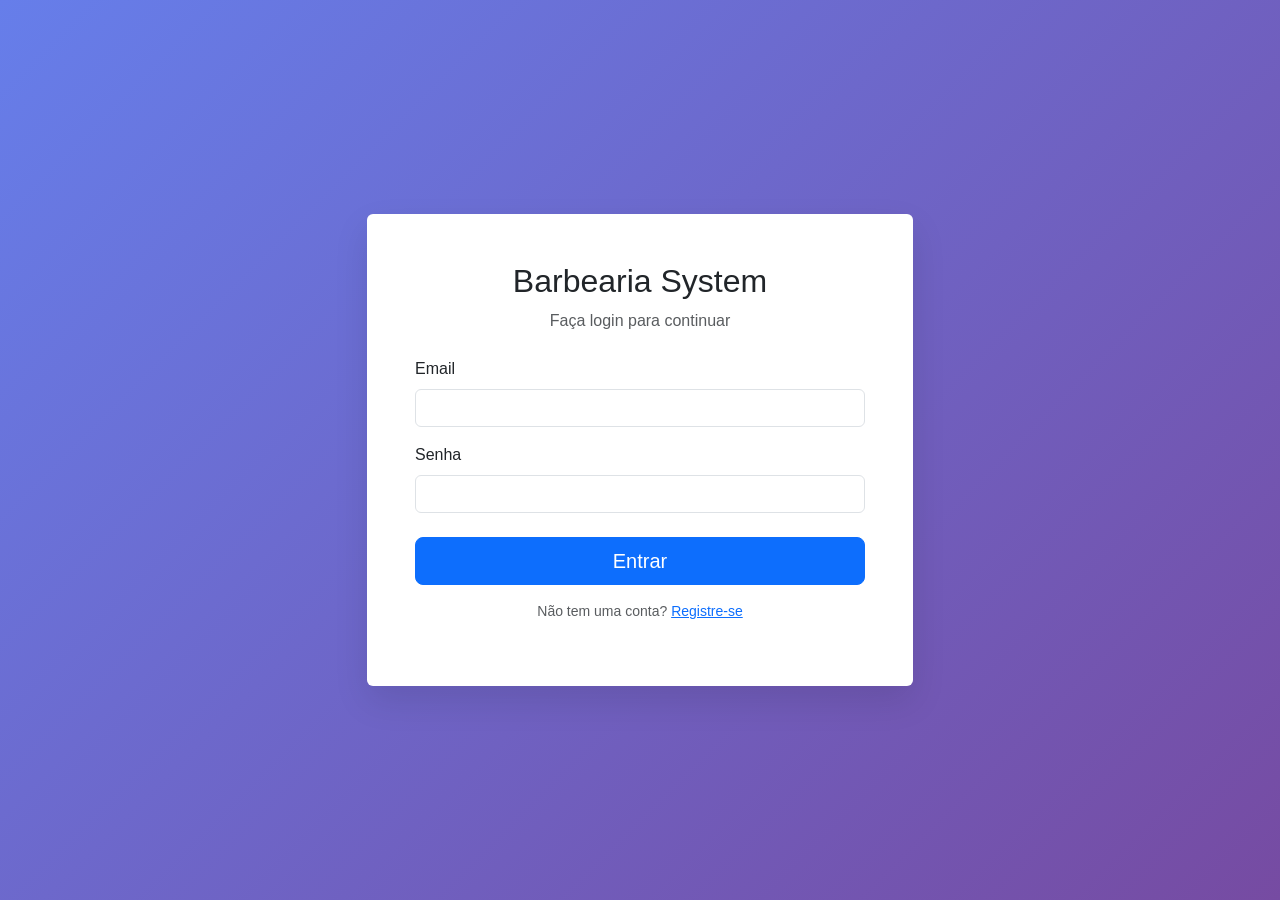
<file: index.html>
<!DOCTYPE html>
<html lang="pt-BR">
<head>
    <meta charset="UTF-8">
    <meta name="viewport" content="width=device-width, initial-scale=1.0">
    <title>Login - Barbearia System</title>
    <link href="https://cdn.jsdelivr.net/npm/bootstrap@5.3.0/dist/css/bootstrap.min.css" rel="stylesheet">
    <link rel="stylesheet" href="assests/css/style.css">
    <style>
        body {
            background: linear-gradient(135deg, #667eea 0%, #764ba2 100%);
            height: 100vh;
            display: flex;
            align-items: center;
            justify-content: center;
        }
        .login-card {
            box-shadow: 0 15px 35px rgba(0,0,0,0.1);
            border: none;
        }
    </style>
</head>
<body>
    <div class="container">
        <div class="row justify-content-center">
            <div class="col-md-6">
                <div class="card login-card">
                    <div class="card-body p-5">
                        <div class="text-center mb-4">
                            <h2 class="card-title">Barbearia System</h2>
                            <p class="text-muted">Faça login para continuar</p>
                        </div>
                        <form id="loginForm">
                            <div class="mb-3">
                                <label for="email" class="form-label">Email</label>
                                <input type="email" class="form-control" id="email" required>
                            </div>
                            <div class="mb-3">
                                <label for="senha" class="form-label">Senha</label>
                                <input type="password" class="form-control" id="senha" required>
                            </div>
                            <div class="d-grid gap-2 mt-4">
                                <button type="submit" class="btn btn-primary btn-lg">Entrar</button>
                            </div>
                            <div class="text-center mt-3">
                                <p class="small text-muted">Não tem uma conta? <a href="#" class="text-primary">Registre-se</a></p>
                            </div>
                        </form>
                    </div>
                </div>
            </div>
        </div>
    </div>

    <script src="https://cdn.jsdelivr.net/npm/bootstrap@5.3.0/dist/js/bootstrap.bundle.min.js"></script>
    <script>
      document.addEventListener('DOMContentLoaded', () => {
        const loginForm = document.getElementById('loginForm');
        
        loginForm.addEventListener('submit', (e) => {
          e.preventDefault();
          const email = document.getElementById('email').value;
          const senha = document.getElementById('senha').value;

          // Usuários hardcoded para teste
          const usuarios = [
            { email: 'admin@barbearia.com', senha: 'admin123', nome: 'Administrador' }
          ];

          const usuarioEncontrado = usuarios.find(u => u.email === email && u.senha === senha);

          if (usuarioEncontrado) {
            // Armazena usuário no localStorage
            localStorage.setItem('usuarioLogado', JSON.stringify(usuarioEncontrado));
            
            // Redireciona para dashboard
            window.location.href = 'dashboard.html';
          } else {
            alert('Credenciais inválidas');
          }
        });
      });
    </script>
</body>
</html>
</file>
<file: assests/css/style.css>
body {
    font-family: Arial, sans-serif;
  }
  
  footer {
    position: fixed;
    bottom: 0;
    width: 100%;
  }
</file>
